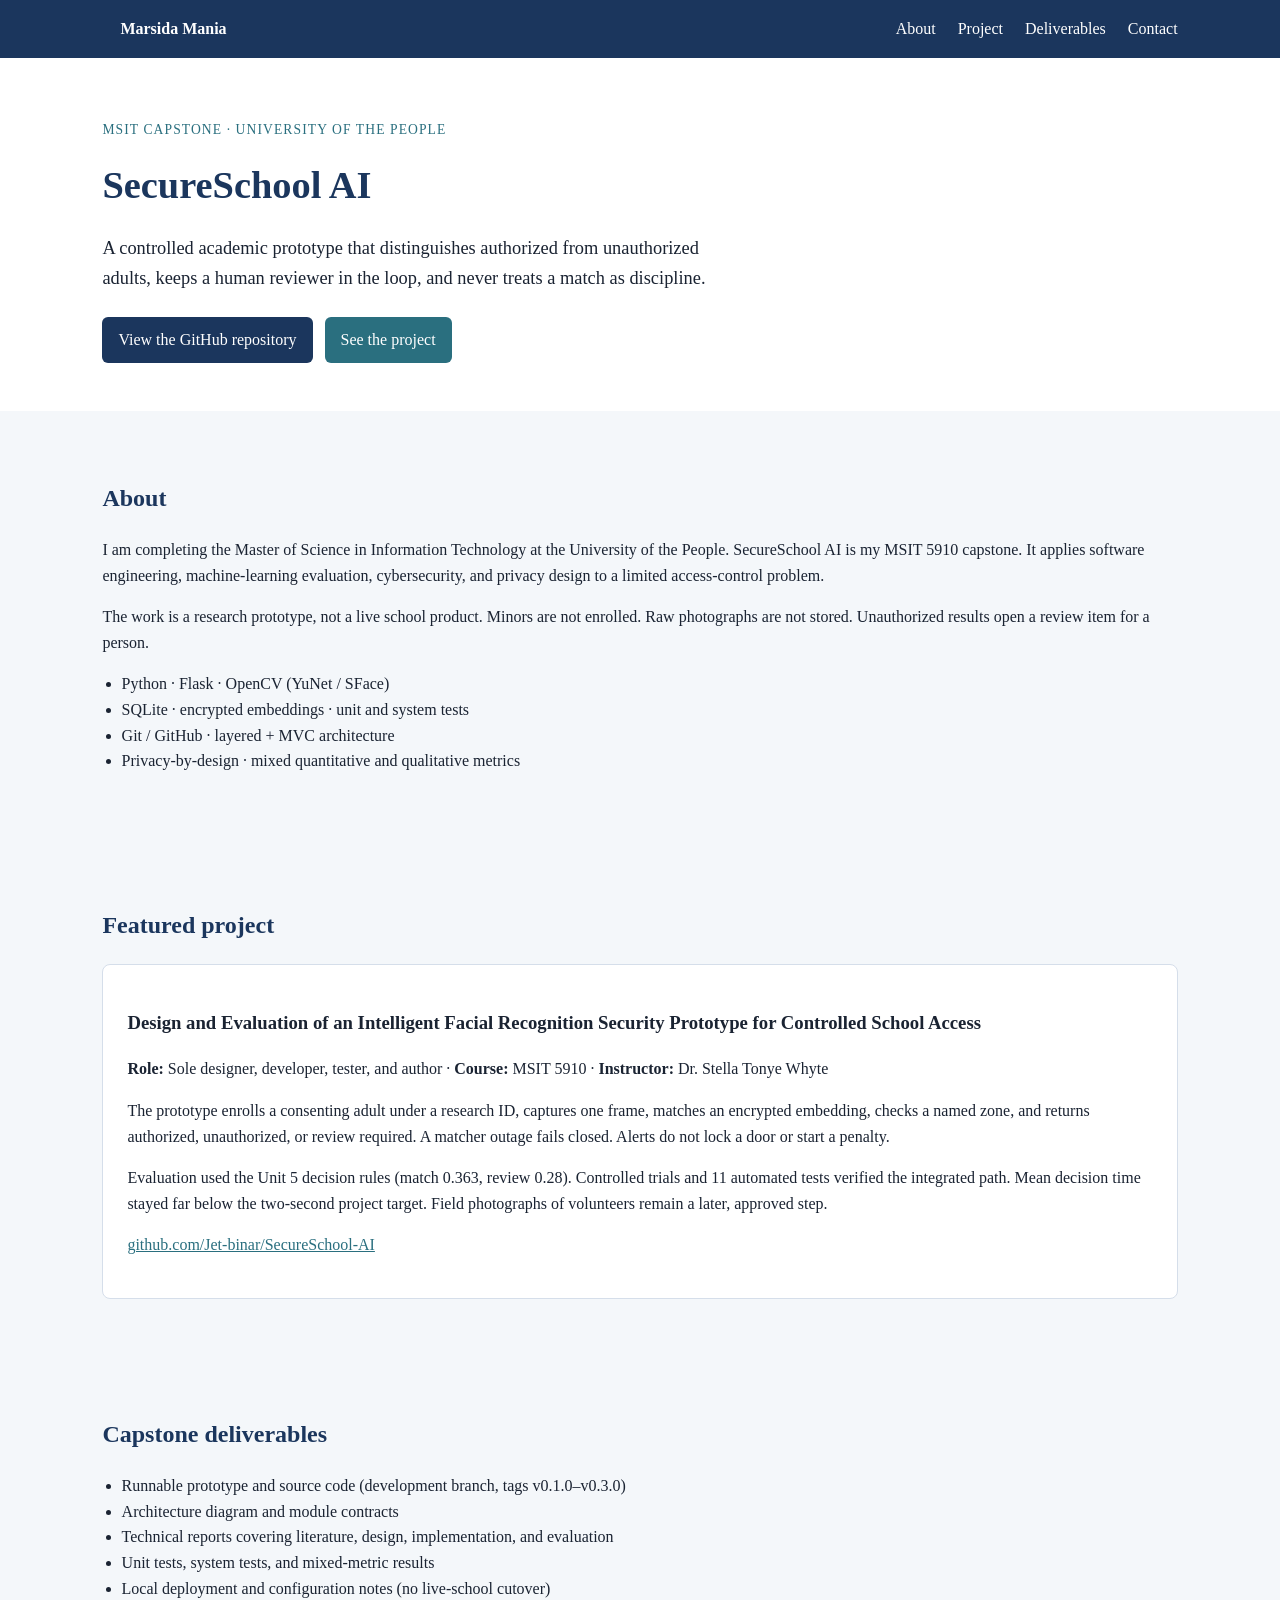
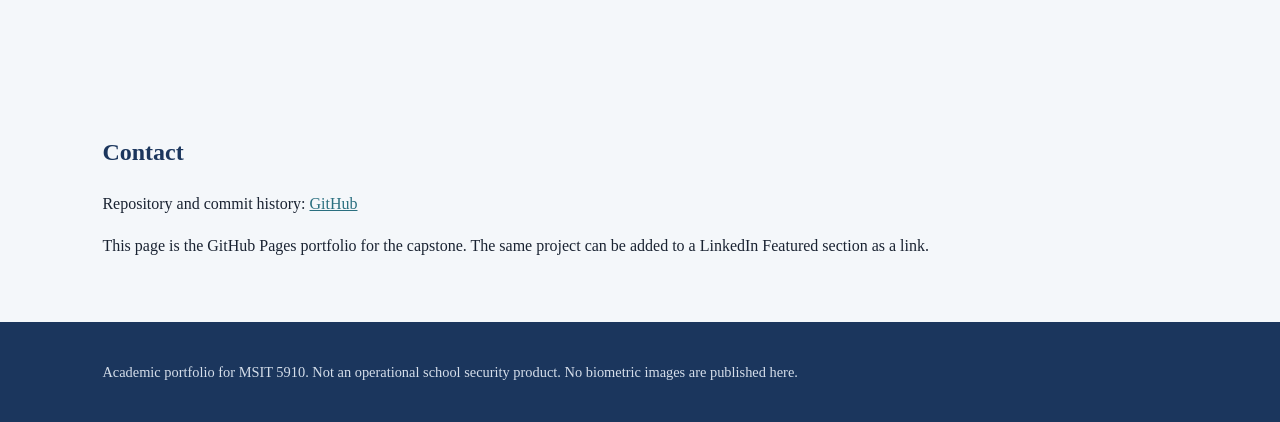
<file: docs/index.html>
<!DOCTYPE html>
<html lang="en">
<head>
  <meta charset="utf-8">
  <meta name="viewport" content="width=device-width, initial-scale=1">
  <title>Marsida Mania | SecureSchool AI Capstone Portfolio</title>
  <meta name="description" content="Digital portfolio for Marsida Mania, MSIT 5910 capstone: SecureSchool AI, a controlled facial-recognition access prototype.">
  <link rel="stylesheet" href="styles.css">
</head>
<body>
  <header class="nav">
    <a class="brand" href="#home">Marsida Mania</a>
    <nav>
      <a href="#about">About</a>
      <a href="#project">Project</a>
      <a href="#deliverables">Deliverables</a>
      <a href="#contact">Contact</a>
    </nav>
  </header>

  <section id="home" class="hero">
    <p class="eyebrow">MSIT Capstone · University of the People</p>
    <h1>SecureSchool AI</h1>
    <p class="lede">A controlled academic prototype that distinguishes authorized from unauthorized adults, keeps a human reviewer in the loop, and never treats a match as discipline.</p>
    <div class="actions">
      <a class="button" href="https://github.com/Jet-binar/SecureSchool-AI">View the GitHub repository</a>
      <a class="button secondary" href="#project">See the project</a>
    </div>
  </section>

  <section id="about">
    <h2>About</h2>
    <p>I am completing the Master of Science in Information Technology at the University of the People. SecureSchool AI is my MSIT 5910 capstone. It applies software engineering, machine-learning evaluation, cybersecurity, and privacy design to a limited access-control problem.</p>
    <p>The work is a research prototype, not a live school product. Minors are not enrolled. Raw photographs are not stored. Unauthorized results open a review item for a person.</p>
    <ul class="skills">
      <li>Python · Flask · OpenCV (YuNet / SFace)</li>
      <li>SQLite · encrypted embeddings · unit and system tests</li>
      <li>Git / GitHub · layered + MVC architecture</li>
      <li>Privacy-by-design · mixed quantitative and qualitative metrics</li>
    </ul>
  </section>

  <section id="project">
    <h2>Featured project</h2>
    <article class="card">
      <h3>Design and Evaluation of an Intelligent Facial Recognition Security Prototype for Controlled School Access</h3>
      <p><strong>Role:</strong> Sole designer, developer, tester, and author · <strong>Course:</strong> MSIT 5910 · <strong>Instructor:</strong> Dr. Stella Tonye Whyte</p>
      <p>The prototype enrolls a consenting adult under a research ID, captures one frame, matches an encrypted embedding, checks a named zone, and returns authorized, unauthorized, or review required. A matcher outage fails closed. Alerts do not lock a door or start a penalty.</p>
      <p>Evaluation used the Unit 5 decision rules (match 0.363, review 0.28). Controlled trials and 11 automated tests verified the integrated path. Mean decision time stayed far below the two-second project target. Field photographs of volunteers remain a later, approved step.</p>
      <p><a href="https://github.com/Jet-binar/SecureSchool-AI">github.com/Jet-binar/SecureSchool-AI</a></p>
    </article>
  </section>

  <section id="deliverables">
    <h2>Capstone deliverables</h2>
    <ul class="deliverables">
      <li>Runnable prototype and source code (development branch, tags v0.1.0–v0.3.0)</li>
      <li>Architecture diagram and module contracts</li>
      <li>Technical reports covering literature, design, implementation, and evaluation</li>
      <li>Unit tests, system tests, and mixed-metric results</li>
      <li>Local deployment and configuration notes (no live-school cutover)</li>
    </ul>
  </section>

  <section id="contact">
    <h2>Contact</h2>
    <p>Repository and commit history: <a href="https://github.com/Jet-binar/SecureSchool-AI">GitHub</a></p>
    <p>This page is the GitHub Pages portfolio for the capstone. The same project can be added to a LinkedIn Featured section as a link.</p>
  </section>

  <footer>
    <p>Academic portfolio for MSIT 5910. Not an operational school security product. No biometric images are published here.</p>
  </footer>
</body>
</html>
</file>
<file: docs/styles.css>
:root {
  --navy: #1b365d;
  --ink: #1a2332;
  --paper: #f4f7fa;
  --card: #ffffff;
  --accent: #2a6f7f;
}
* { box-sizing: border-box; }
html { scroll-behavior: smooth; }
body {
  margin: 0;
  font-family: Georgia, "Times New Roman", serif;
  color: var(--ink);
  background: var(--paper);
  line-height: 1.6;
}
a { color: var(--accent); }
.nav {
  display: flex;
  justify-content: space-between;
  align-items: center;
  padding: 16px 8%;
  background: var(--navy);
  color: #fff;
}
.nav a { color: #fff; text-decoration: none; margin-left: 18px; }
.brand { font-weight: 700; margin-left: 0; }
.hero, section { padding: 48px 8%; }
.hero { background: #fff; }
.eyebrow { letter-spacing: 0.08em; text-transform: uppercase; color: var(--accent); font-size: 0.85rem; }
h1 { font-size: 2.4rem; color: var(--navy); margin: 8px 0 16px; }
h2 { color: var(--navy); }
.lede { max-width: 40rem; font-size: 1.15rem; }
.actions { margin-top: 24px; display: flex; gap: 12px; flex-wrap: wrap; }
.button {
  display: inline-block;
  background: var(--navy);
  color: #fff;
  text-decoration: none;
  padding: 10px 16px;
  border-radius: 6px;
}
.button.secondary { background: var(--accent); }
.card {
  background: var(--card);
  padding: 24px;
  border-radius: 8px;
  border: 1px solid #d5deea;
}
.skills, .deliverables { padding-left: 1.2rem; }
footer {
  background: var(--navy);
  color: #d5deea;
  padding: 24px 8%;
  font-size: 0.9rem;
}
@media (max-width: 700px) {
  .nav { flex-direction: column; align-items: flex-start; gap: 8px; }
  .nav a { margin-left: 0; margin-right: 12px; }
}
</file>
